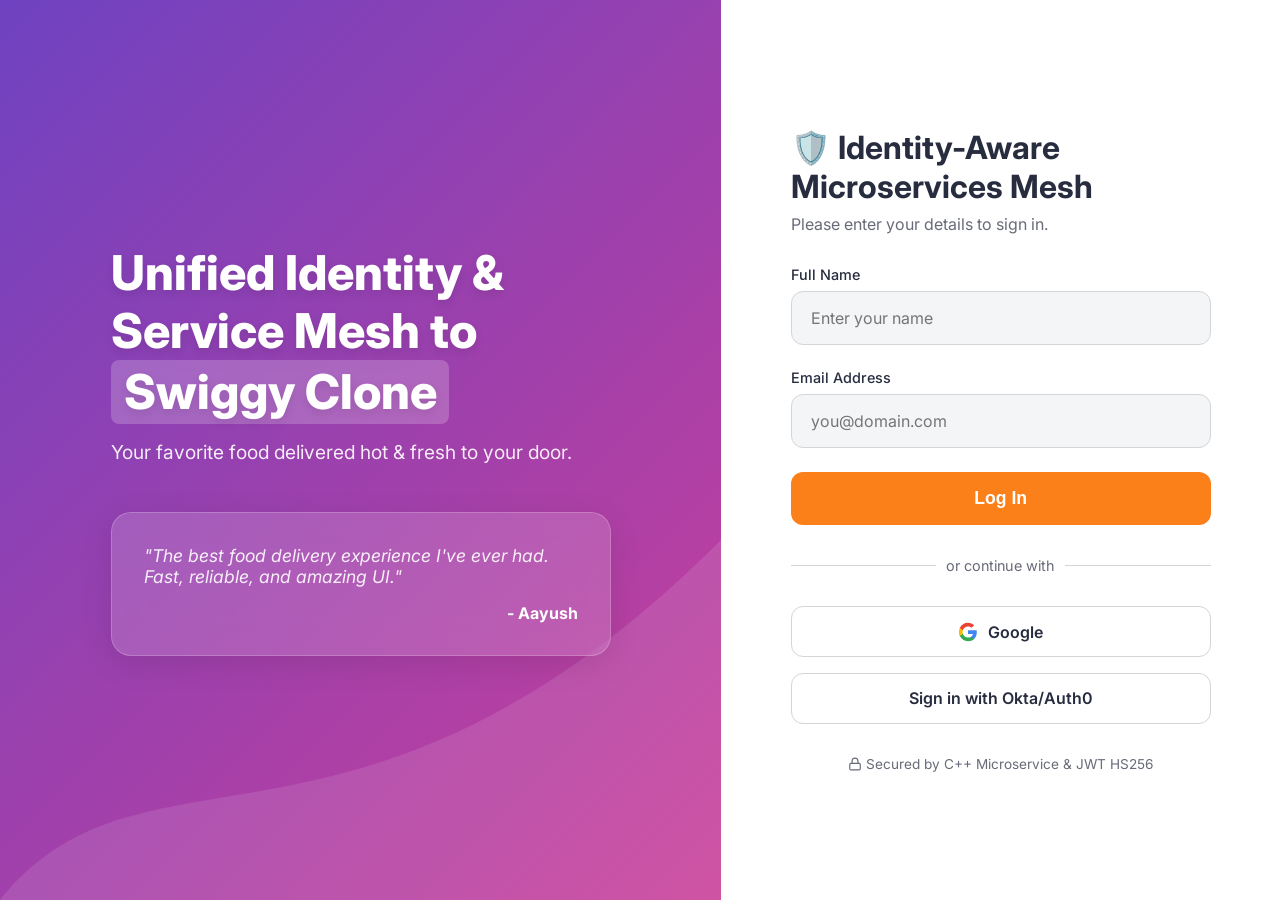
<file: index.html>
<!doctype html>
<html lang="en">
  <head>
    <link
      rel="icon"
      href="data:image/svg+xml,<svg xmlns=%22http://www.w3.org/2000/svg%22 viewBox=%220 0 100 100%22><text y=%22.9em%22 font-size=%2290%22>🔒</text></svg>"
    />
    <meta charset="UTF-8" />
    <meta name="viewport" content="width=device-width, initial-scale=1.0" />

    <title>Identity-Aware Backend</title>
    <meta
      name="description"
      content="Aayush's Scalable Food Delivery System built with C++ Microservices."
    />
    <meta property="og:type" content="website" />
    <meta property="og:url" content="http://65.2.37.48/" />
    <meta property="og:title" content="Swiggy Clone Architecture - By Aayush" />
    <meta
      property="og:description"
      content="Try out my scalable food delivery system! Fast, secure, and built on AWS."
    />
    <meta
      property="og:image"
      content="https://cdn.iconscout.com/icon/free/png-256/free-swiggy-1613371-1369418.png"
    />

    <link rel="preconnect" href="https://fonts.googleapis.com" />
    <link rel="preconnect" href="https://fonts.gstatic.com" crossorigin />
    <link
      href="https://fonts.googleapis.com/css2?family=Inter:wght@400;500;600;700;800&display=swap"
      rel="stylesheet"
    />
    <link rel="stylesheet" href="assets/css/login.css" />

    <script src="https://accounts.google.com/gsi/client" async defer></script>
  </head>
  <body>
    <style>
      #mobile-blocker { display: none; }

      @media (max-width: 768px) {
          body { overflow: hidden !important; background-color: #0f172a !important; }
          body > *:not(#mobile-blocker):not(style) { display: none !important; }

          #mobile-blocker {
              display: flex !important;
              position: fixed !important;
              top: 0 !important; left: 0 !important;
              width: 100vw !important; height: 100vh !important;
              background-color: #0f172a !important;
              color: #e2e8f0 !important;
              flex-direction: column !important;
              justify-content: center !important;
              align-items: center !important;
              z-index: 999999999 !important;
              padding: 30px !important; box-sizing: border-box !important;
              font-family: 'Inter', system-ui, sans-serif !important;
          }
          #mobile-blocker .lock-icon { font-size: 45px !important; margin-bottom: 15px !important; }
          #mobile-blocker h2 { color: #fc8019 !important; font-size: 22px !important; text-align: center !important; margin-bottom: 10px !important; font-weight: 800 !important; text-transform: uppercase !important; line-height: 1.2 !important; }
          #mobile-blocker h2 span { color: #ef4444 !important; font-size: 15px !important; display: block !important; margin-top: 5px !important; }
          #mobile-blocker .subtitle { font-size: 14px !important; text-align: center !important; color: #94a3b8 !important; margin-bottom: 25px !important; }
          #mobile-blocker .tech-stack { background: rgba(255, 255, 255, 0.05) !important; border: 1px solid rgba(255, 255, 255, 0.1) !important; border-radius: 8px !important; padding: 20px !important; width: 100% !important; max-width: 350px !important; margin-bottom: 25px !important; }
          #mobile-blocker .tech-stack p { color: #10b981 !important; font-size: 14px !important; margin-bottom: 12px !important; font-weight: bold !important; text-transform: uppercase !important; }
          #mobile-blocker .tech-stack ul { list-style: none !important; padding: 0 !important; margin: 0 !important; }
          #mobile-blocker .tech-stack ul li { font-size: 13px !important; margin-bottom: 10px !important; color: #cbd5e1 !important; font-family: 'Courier New', Courier, monospace !important; text-align: left !important; }
          #mobile-blocker .action-req { font-size: 13px !important; text-align: center !important; color: #fcd34d !important; line-height: 1.5 !important; background: rgba(252, 211, 77, 0.1) !important; padding: 15px !important; border-radius: 6px !important; border: 1px dashed #fcd34d !important; }
      }
    </style>

    <div id="mobile-blocker">
      <div class="lock-icon">🔒</div>
      <h2>SYSTEM DASHBOARD<br /><span>RESTRICTED ACCESS</span></h2>
      <p class="subtitle">
        This environment is optimized for Desktop monitors to view real-time
        backend telemetry.
      </p>

      <div class="tech-stack">
        <p><b>⚙️ Architecture Overview:</b></p>
        <ul>
          <li>> High-Throughput <b>C++ Microservices</b></li>
          <li>> Event-Driven Processing via <b>Kafka</b></li>
          <li>> Low-Latency Caching with <b>Redis Cloud</b></li>
          <li>> Scalable Infrastructure on <b>AWS (EC2 & RDS)</b></li>
          <li>> Secure Auth via <b>Google OAuth 2.0</b></li>
        </ul>
      </div>

      <p class="action-req">
        ⚠️ <b>Action Required:</b> Please open this URL on a Laptop or Desktop
        to access the System UI.
      </p>
    </div>

    <div class="split-layout">
      <div class="left-pane">
        <div class="animated-bg"></div>
        <div class="content">
          <h1>
            Unified Identity & Service Mesh to
            <span class="brand">Swiggy Clone</span>
          </h1>
          <p>Your favorite food delivered hot & fresh to your door.</p>
          <div class="glass-card">
            <p>
              "The best food delivery experience I've ever had. Fast, reliable,
              and amazing UI."
            </p>
            <div class="author">- Aayush</div>
          </div>
        </div>
      </div>

      <div class="right-pane">
        <div class="auth-container">
          <form id="auth-form" class="auth-form" onsubmit="handleAuth(event)">
            <h2 id="form-title">🛡️ Identity-Aware Microservices Mesh</h2>
            <p class="subtitle">Please enter your details to sign in.</p>

            <div class="form-group slide-input">
              <label for="user-full-name">Full Name</label>
              <input
                type="text"
                id="user-full-name"
                placeholder="Enter your name"
                required
                autocomplete="off"
              />
            </div>

            <div class="form-group slide-input">
              <label for="user-email-address">Email Address</label>
              <input
                type="email"
                id="user-email-address"
                placeholder="you@domain.com"
                required
                autocomplete="off"
              />
            </div>

            <button type="submit" class="primary-btn" id="submit-btn">
              <span class="btn-text" id="submit-text">Log In</span>
              <span class="spinner hidden"></span>
            </button>
          </form>

          <div class="divider">
            <span>or continue with</span>
          </div>

          <div class="social-login">
            <button
              class="social-btn google-btn"
              type="button"
              onclick="handleGoogleLogin()"
            >
              <svg
                viewBox="0 0 24 24"
                width="20"
                height="20"
                xmlns="http://www.w3.org/2000/svg"
              >
                <path
                  d="M22.56 12.25c0-.78-.07-1.53-.2-2.25H12v4.26h5.92c-.26 1.37-1.04 2.53-2.21 3.31v2.77h3.57c2.08-1.92 3.28-4.74 3.28-8.09z"
                  fill="#4285F4"
                />
                <path
                  d="M12 23c2.97 0 5.46-.98 7.28-2.66l-3.57-2.77c-.98.66-2.23 1.06-3.71 1.06-2.86 0-5.29-1.93-6.16-4.53H2.18v2.84C3.99 20.53 7.7 23 12 23z"
                  fill="#34A853"
                />
                <path
                  d="M5.84 14.09c-.22-.66-.35-1.36-.35-2.09s.13-1.43.35-2.09V7.07H2.18C1.43 8.55 1 10.22 1 12s.43 3.45 1.18 4.93l2.85-2.22.81-.62z"
                  fill="#FBBC05"
                />
                <path
                  d="M12 5.38c1.62 0 3.06.56 4.21 1.64l3.15-3.15C17.45 2.09 14.97 1 12 1 7.7 1 3.99 3.47 2.18 7.07l3.66 2.84c.87-2.6 3.3-4.53 6.16-4.53z"
                  fill="#EA4335"
                />
              </svg>
              Google
            </button>

            <button
              class="social-btn sso-btn"
              type="button"
              onclick="handleAuth0Login()"
            >
              Sign in with Okta/Auth0
            </button>
          </div>

          <div class="secure-footer">
            <svg
              viewBox="0 0 24 24"
              width="14"
              height="14"
              fill="none"
              stroke="currentColor"
              stroke-width="2"
              stroke-linecap="round"
              stroke-linejoin="round"
              style="margin-right: 4px;"
            >
              <rect x="3" y="11" width="18" height="11" rx="2" ry="2"></rect>
              <path d="M7 11V7a5 5 0 0 1 10 0v4"></path>
            </svg>
            Secured by C++ Microservice & JWT HS256
          </div>
        </div>
      </div>
    </div>

    <div id="toast-container" class="toast-container"></div>

    <script src="https://cdn.auth0.com/js/auth0-spa-js/2.0/auth0-spa-js.production.js"></script>
    <script src="assets/js/auth.js"></script>
    <script src="assets/js/login.js"></script>
  </body>
</html>
</file>
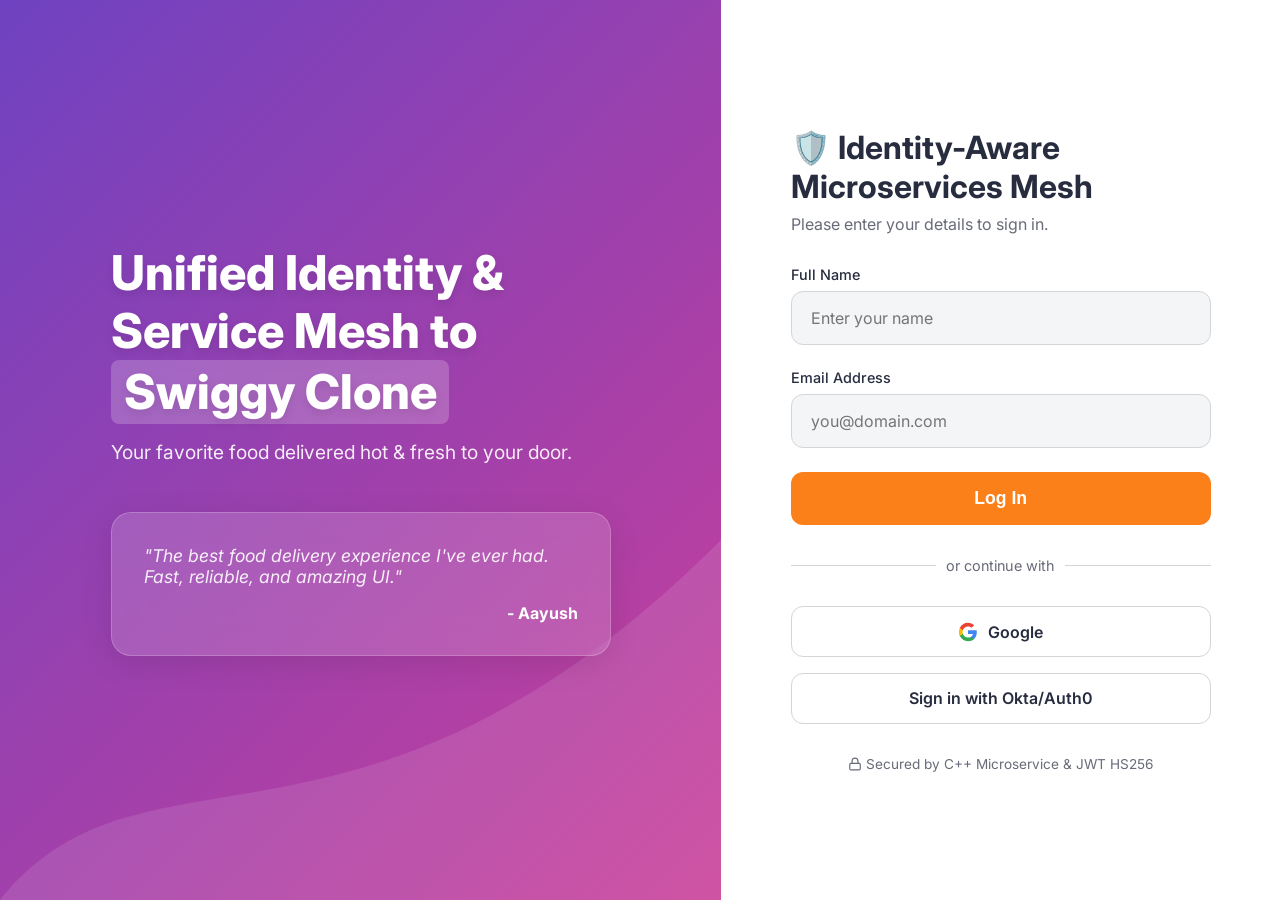
<file: dashboard.html>
<!doctype html>
<html lang="en">
  <head>
    <meta charset="UTF-8" />
    <meta name="viewport" content="width=device-width, initial-scale=1.0" />
    <title>
      Order food online from India's best food delivery service. Order from
      restaurants near you
    </title>

    <link rel="preconnect" href="https://fonts.googleapis.com" />
    <link rel="preconnect" href="https://fonts.gstatic.com" crossorigin />
    <link
      href="https://fonts.googleapis.com/css2?family=Proxima+Nova:wght@400;600;700;800&family=Inter:wght@400;500;600;700;800&display=swap"
      rel="stylesheet"
    />
    <link rel="stylesheet" href="assets/css/style.css" />
    <script src="https://cdn.auth0.com/js/auth0-spa-js/2.0/auth0-spa-js.production.js"></script>

    <style>
      #dev-monitor {
        width: 380px !important;
        background: rgba(10, 15, 25, 0.98) !important;
        border: 1px solid #334155 !important;
        padding: 20px !important;
      }
      #event-feed {
        height: 150px !important;
        overflow-y: auto !important;
        border-top: 1px solid #1e293b;
        margin-top: 10px;
        padding-top: 10px;
      }
      .feed-line {
        margin-bottom: 5px;
        border-left: 2px solid #fc8019;
        padding-left: 8px;
        font-size: 11px;
      }
    </style>
  </head>
  <body>
    <div id="mobile-blocker">
      <div class="lock-icon">🔒</div>
      <h2>SYSTEM DASHBOARD<br /><span>RESTRICTED ACCESS</span></h2>
      <p class="subtitle">
        This environment is optimized for Desktop monitors to view real-time
        backend telemetry.
      </p>

      <div class="tech-stack">
        <p><b>⚙️ Architecture Overview:</b></p>
        <ul>
          <li>> High-Throughput <b>C++ Microservices</b></li>
          <li>> Event-Driven Processing via <b>Kafka</b></li>
          <li>> Low-Latency Caching with <b>Redis Cloud</b></li>
          <li>> Scalable Infrastructure on <b>AWS (EC2 & RDS)</b></li>
          <li>> Secure Auth via <b>Google OAuth 2.0</b></li>
        </ul>
      </div>
      <p class="action-req">
        ⚠️ <b>Action Required:</b> Please open this URL on a Laptop or Desktop
        to access the Distributed System UI and Live Monitor.
      </p>
    </div>

    <header class="global-header">
      <div class="header-inner">
        <div class="header-left">
          <div class="logo-box">
            <img
              class="swiggy-logo"
              src="https://cdn.iconscout.com/icon/free/png-256/free-swiggy-1613371-1369418.png"
              alt="Swiggy"
            />
          </div>
          <div class="location-box">
            <span class="loc-type">Other</span>
            <span class="loc-arrow">
              <svg viewBox="0 0 24 24" fill="none" class="arrow-svg">
                <path
                  d="M16.59 8.59L12 13.17 7.41 8.59 6 10l6 6 6-6z"
                  fill="#fc8019"
                ></path>
              </svg>
            </span>
          </div>
        </div>

        <div class="header-right">
          <ul class="nav-list">
            <li class="nav-item">
              <svg
                width="20"
                height="20"
                viewBox="0 0 24 24"
                fill="none"
                class="nav-icon"
              >
                <path
                  d="M21 8H3V6h18v2zm0 4H3v-2h18v2zm0 4H3v-2h18v2z"
                  fill="#3d4152"
                ></path>
              </svg>
              Swiggy Corporate
            </li>
            <li class="nav-item search-item" id="open-search-btn">
              <svg viewBox="0 0 24 24" class="nav-icon">
                <path
                  d="M15.5 14h-.79l-.28-.27C15.41 12.59 16 11.11 16 9.5 16 5.91 13.09 3 9.5 3S3 5.91 3 9.5 5.91 16 9.5 16c1.61 0 3.09-.59 4.23-1.57l.27.28v.79l5 4.99L20.49 19l-4.99-5zm-6 0C7.01 14 5 11.99 5 9.5S7.01 5 9.5 5 14 7.01 14 9.5 11.99 14 9.5 14z"
                  fill="#3d4152"
                ></path>
              </svg>
              Search
            </li>
            <li
              class="nav-item offers-item"
              onclick="document.dispatchEvent(new CustomEvent('nav-home'))"
            >
              <svg viewBox="0 0 24 24" class="nav-icon">
                <path
                  d="M21.41 11.58l-9-9C12.05 2.22 11.55 2 11 2H4c-1.1 0-2 .9-2 2v7c0 .55.22 1.05.59 1.41l9 9c.36.36.86.58 1.41.58s1.05-.22 1.41-.59l7-7c.36-.36.59-.86.59-1.41s-.23-1.06-.59-1.41zM5.5 7C4.67 7 4 6.33 4 5.5S4.67 4 5.5 4 7 4.67 7 5.5 6.33 7 5.5 7zm11.77 8.27l-7.25-7.25c.19-.34.33-.71.39-1.12l7.57 7.57c.18.18.29.43.29.7 s-.12.52-.3.7c-.18.18-.43.29-.7.29s-.52-.11-.7-.29z"
                  fill="#3d4152"
                ></path>
              </svg>
              Offers <sup class="superscript">NEW</sup>
            </li>
            <li class="nav-item" id="open-signin-modal">
              <svg viewBox="0 0 24 24" class="nav-icon">
                <path
                  d="M12 12c2.21 0 4-1.79 4-4s-1.79-4-4-4-4 1.79-4 4 1.79 4 4 4zm0 2c-2.67 0-8 1.34-8 4v2h16v-2c0-2.66-5.33-4-8-4z"
                  fill="#3d4152"
                ></path>
              </svg>
              <span id="user-display-name">Sign In</span>
            </li>
            <li class="nav-item cart-item" id="open-cart-sidebar">
              <span class="cart-icon-wrapper">
                <span class="cart-count">0</span>
              </span>
              Cart
            </li>
          </ul>
        </div>
      </div>
    </header>

    <main class="page-container" id="home-view">
      <section class="mind-section">
        <div class="section-header">
          <h2 class="title-h2">What's on your mind?</h2>
          <div class="nav-arrows">
            <button class="arrow-btn">
              <svg viewBox="0 0 24 24" width="24" height="24">
                <path
                  d="M15.41 16.59L10.83 12l4.58-4.59L14 6l-6 6 6 6 1.41-1.41z"
                />
              </svg>
            </button>
            <button class="arrow-btn">
              <svg viewBox="0 0 24 24" width="24" height="24">
                <path
                  d="M8.59 16.59L13.17 12 8.59 7.41 10 6l6 6-6 6-1.41-1.41z"
                />
              </svg>
            </button>
          </div>
        </div>
        <div class="mind-carousel" id="dynamic-carousel"></div>
        <hr class="section-divider" />
      </section>

      <div class="section-header">
        <h2 class="title-h2">Top restaurant chains in Phagwara</h2>
        <div class="nav-arrows">
          <button class="arrow-btn">
            <svg viewBox="0 0 24 24" width="24" height="24">
              <path
                d="M15.41 16.59L10.83 12l4.58-4.59L14 6l-6 6 6 6 1.41-1.41z"
              />
            </svg>
          </button>
          <button class="arrow-btn">
            <svg viewBox="0 0 24 24" width="24" height="24">
              <path
                d="M8.59 16.59L13.17 12 8.59 7.41 10 6l6 6-6 6-1.41-1.41z"
              />
            </svg>
          </button>
        </div>
      </div>

      <div class="filters-container" id="filter-container">
        <div class="swiggy-pill" data-filter="all">All</div>
        <div class="swiggy-pill" data-filter="rating">Ratings 4.0+</div>
        <div class="swiggy-pill" data-filter="veg">Pure Veg</div>
        <div class="swiggy-pill" data-filter="fast">Fast Delivery</div>
      </div>

      <div class="swiggy-grid top-chains-grid" id="dynamic-grid"></div>
    </main>

    <main class="page-container hidden" id="restaurant-view">
      <button class="back-btn" id="back-to-home">← Back to Home</button>
      <div id="restaurant-info-header"></div>
      <hr class="section-divider" />
      <div class="menu-list" id="menu-container"></div>
    </main>

    <div class="modal-backdrop" id="modal-backdrop"></div>

    <aside class="search-overlay" id="search-overlay">
      <div class="search-header-box">
        <div class="search-input-group">
          <input
            type="text"
            id="live-search-input"
            placeholder="Search for restaurants and food"
          />
        </div>
        <button class="close-btn" id="close-search-btn">×</button>
      </div>
      <div class="search-results-grid" id="search-results-grid"></div>
    </aside>

    <aside class="auth-modal" id="cart-sidebar">
      <div class="modal-header">
        <button class="close-btn" id="close-cart-btn">×</button>
        <div class="modal-titles"><h2>Your Cart</h2></div>
      </div>
      <div class="cart-items-list" id="cart-items-container"></div>
      <div class="cart-footer hidden" id="cart-footer">
        <div class="cart-total-row">
          <span>To Pay</span><span id="cart-total-price">₹0</span>
        </div>
        <button class="submit-btn" id="checkout-btn">CHECKOUT</button>
      </div>
    </aside>

    <aside class="auth-modal" id="auth-modal">
      <div class="modal-header">
        <button class="close-btn" id="close-modal-btn">×</button>
        <div class="modal-titles">
          <h2>Account Gateway</h2>
          <p>Login or create an account</p>
        </div>
        <div class="modal-illustration">
          <img
            src="https://media-assets.swiggy.com/swiggy/image/upload/fl_lossy,f_auto,q_auto/Image-login_btpq7r"
            alt="Food icon"
          />
        </div>
      </div>
      <div
        class="security-badge"
        style="background: #f4f9f4; color: #11823b; padding: 8px; font-size: 11px; margin-bottom: 15px; border-radius: 4px;"
      >
        ✅ JWT Status: Secured via HS256
      </div>
      <form id="registration-form" onsubmit="handleAuth(event)">
        <div class="form-group slide-input" id="group-name">
          <input type="text" id="fullName" placeholder="Full Name" />
        </div>
        <div class="form-group slide-input">
          <input type="email" id="email" placeholder="Email Address" required />
        </div>
        <div class="form-group slide-input">
          <input
            type="password"
            id="password"
            placeholder="Password"
            required
            autocomplete="current-password"
          />
        </div>
        <button type="submit" id="submit-btn" class="submit-btn">
          PROCEED
        </button>
      </form>
    </aside>

    <div
      id="dev-monitor"
      style="position: fixed; bottom: 20px; right: 20px; width: 380px; background: rgba(10, 15, 25, 0.98); color: #00ff00; font-family: 'Courier New', monospace; padding: 20px; border-radius: 12px; border: 1px solid #334155; font-size: 11px; z-index: 10000; box-shadow: 0 20px 50px rgba(0,0,0,0.6); pointer-events: auto;"
    >
      <h4
        style="margin: 0 0 12px 0; color: #fc8019; border-bottom: 1px solid #334155; padding-bottom: 8px; display: flex; justify-content: space-between; font-size: 14px;"
      >
        <span>🚀 SYSTEM TELEMETRY</span>
        <span id="ngrok-status" style="font-size: 10px; color: #10b981;"
          >● LIVE</span
        >
      </h4>

      <div id="system-details" style="margin-bottom: 10px;">
        <div
          style="display: flex; justify-content: space-between; margin-bottom: 6px;"
        >
          <span style="color: #22d3ee;">USER:</span>
          <span id="mon-user" style="color: #fff; font-weight: bold;">---</span>
        </div>
        <div
          style="display: flex; justify-content: space-between; margin-bottom: 6px;"
        >
          <span style="color: #22d3ee;">INFRA:</span>
          <span style="color: #fff;">AWS EC2 + RDS (MySQL)</span>
        </div>
        <div style="display: flex; justify-content: space-between;">
          <span style="color: #22d3ee;">STACK:</span>
          <span style="color: #fff;">Kafka + Redis Cache</span>
        </div>
      </div>

      <div id="system-details" style="margin-bottom: 10px;">
          <div style="margin-top: 10px; background: rgba(34, 211, 238, 0.05); padding: 8px; border-radius: 4px; border: 1px dashed #22d3ee;">
              <div style="display: flex; justify-content: space-between; margin-bottom: 4px; font-size: 10px;">
                  <span style="color: #22d3ee;">🔐 ACTIVE JWT (HS256):</span>
              </div>
              <div id="mon-jwt" style="color: #94a3b8; font-size: 9px; word-break: break-all; font-family: monospace; line-height: 1.2;">
                  Scanning session...
              </div>
          </div>
      </div>


      <hr style="border: 0; border-top: 1px solid #1e293b; margin: 10px 0;" />
      <div
        id="event-feed"
        style="height: 150px; overflow-y: auto; font-size: 10.5px; color: #aaa; scrollbar-width: none;"
      >
        <div
          style="margin-bottom: 5px; border-left: 2px solid #fc8019; padding-left: 8px;"
        >
          > Cluster Initialized...
        </div>
      </div>
    </div>

    <div id="toast-container" class="toast-container"></div>

    <!-- Correct Order of Scripts -->
    <script src="assets/js/data.js"></script>
    <script src="assets/js/auth.js"></script>
    <script src="assets/js/script.js"></script>

    <script>
      document.addEventListener("DOMContentLoaded", () => {
        // --- 1. THE DATA FETCHING LOGIC ---
        const updateDashboardTelemetry = () => {
            // Memory se data nikalna
            const userName = localStorage.getItem("foodapp_user") || "Guest Explorer";
            const token = localStorage.getItem("authToken") || "AWAITING_JWT_SESSION...";
        
            const monUser = document.getElementById("mon-user");
            const monJwt = document.getElementById("mon-jwt");
            const heroName = document.getElementById("hero-user-name"); // Bonus: Welcome message update
        
            // UI updates
            if(monUser) monUser.innerText = userName;
            if(heroName) heroName.innerText = userName;

            // Token display logic (truncated for sleek terminal look)
            if(monJwt) {
                monJwt.innerText = token.length > 60 ? token.substring(0, 60) + "..." : token;
                // Agar token mil gaya toh color change kar do
                if(token !== "AWAITING_JWT_SESSION...") {
                    monJwt.style.color = "#10b981"; // Active Green
                }
            }
        };
      
        // Run immediately
        updateDashboardTelemetry();
        // Re-check after 500ms (Redirect race condition safety)
        setTimeout(updateDashboardTelemetry, 500);
      
        // --- 2. KAFKA EVENT STREAMING LOGIC ---
        const eventFeed = document.getElementById("event-feed");
      
        function addLine(msg, color = "#10b981") {
            if(!eventFeed) return;
            const time = new Date().toLocaleTimeString().split(" ")[0];
            const div = document.createElement("div");
            div.style.marginBottom = "5px";
            div.style.borderLeft = "2px solid #fc8019";
            div.style.paddingLeft = "8px";
            div.innerHTML = `<span style="color: #666;">[${time}]</span> > ${msg}`;
            eventFeed.prepend(div);

            // Clean old logs
            if(eventFeed.children.length > 10) eventFeed.lastChild.remove();
        }
      
        // Initial Telemetry Logs
        addLine(`System: Distributed Node Active`, "#fff");
        addLine(`JWT: HS256 Signature Algorithm Verified`, "#22d3ee");
      
        // Dynamic Kafka/Redis Logs Array
        const logs = [
            `Kafka: Produced 'login_event' for ${localStorage.getItem("foodapp_user") || 'User'}`,
            "Redis: Key 'session_ttl' refreshed (TTL: 3600s)",
            "JWT: HS256 Signature Validated by C++ Core",
            "RDS: Query latency 0.3ms (MySQL Instance)",
            "Kafka: Partition 0 Offset committed",
            "Microservice: Health Check OK (Up 24/7)",
            "Redis: Cache Hit [top_restaurants_phagwara]"
        ];
        // Live Streaming loop (Every 4 seconds)
        setInterval(() => {
            const action = logs[Math.floor(Math.random() * logs.length)];
            addLine(action);
        }, 4000);
      });
    </script>

  </body>
</html>
</file>
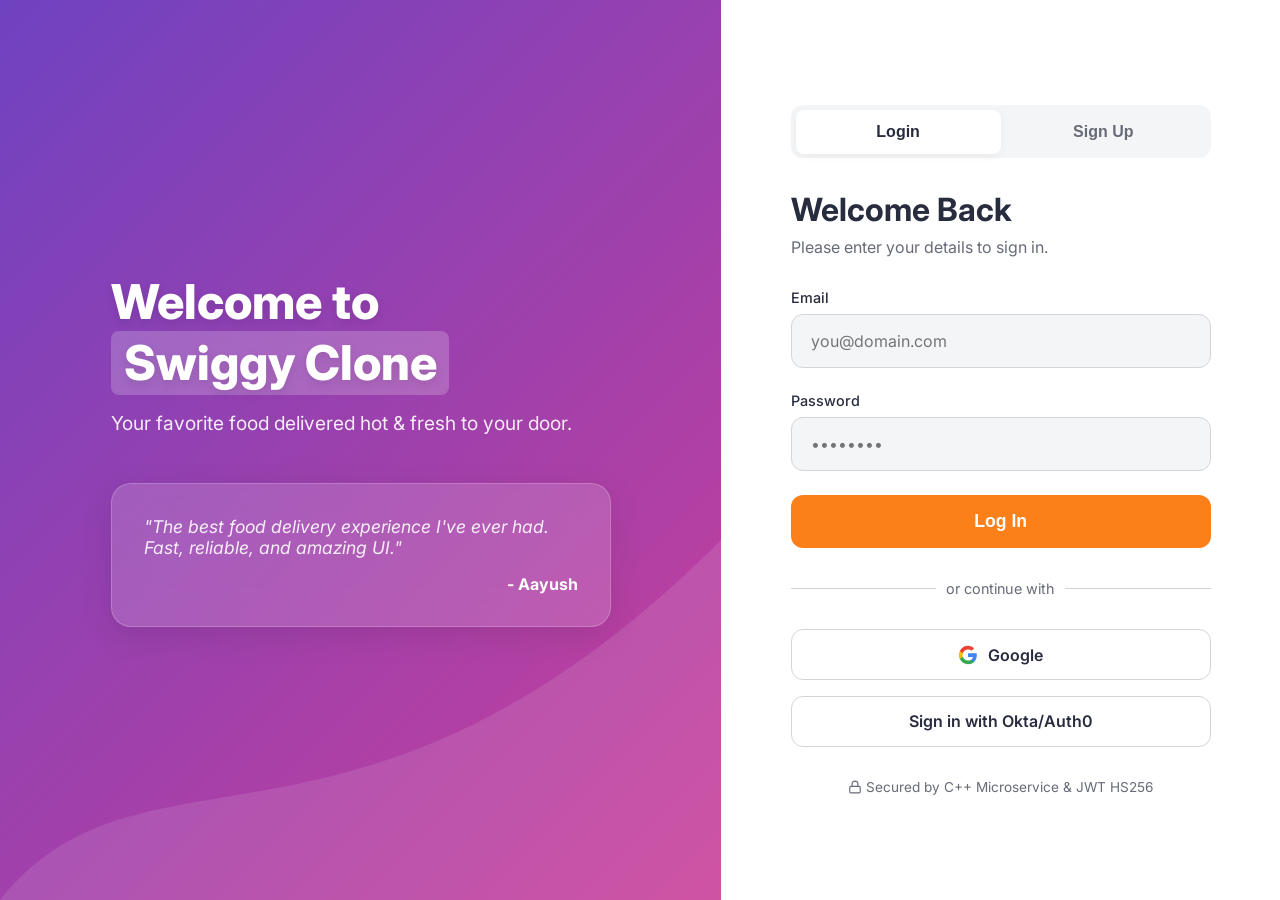
<file: foodapp-frontend/login.html>
<!doctype html>
<html lang="en">
  <head>
    <meta charset="UTF-8" />
    <meta name="viewport" content="width=device-width, initial-scale=1.0" />
    <title>Welcome - Login & Sign Up</title>
    <link rel="preconnect" href="https://fonts.googleapis.com" />
    <link rel="preconnect" href="https://fonts.gstatic.com" crossorigin />
    <link
      href="https://fonts.googleapis.com/css2?family=Inter:wght@400;500;600;700;800&display=swap"
      rel="stylesheet"
    />
    <link rel="stylesheet" href="assets/css/login.css" />
  </head>
  <body>
    <div class="split-layout">
      <div class="left-pane">
        <div class="animated-bg"></div>
        <div class="content">
          <h1>Welcome to <span class="brand">Swiggy Clone</span></h1>
          <p>Your favorite food delivered hot & fresh to your door.</p>
          <div class="glass-card">
            <p>
              "The best food delivery experience I've ever had. Fast, reliable,
              and amazing UI."
            </p>
            <div class="author">- Aayush</div>
          </div>
        </div>
      </div>

      <div class="right-pane">
        <div class="auth-container">
          <div class="toggle-btns">
            <button class="toggle-btn active" id="btn-login">Login</button>
            <button class="toggle-btn" id="btn-signup">Sign Up</button>
          </div>

          <form id="auth-form" class="auth-form" onsubmit="handleAuth(event)">
            <h2 id="form-title">Welcome Back</h2>
            <p class="subtitle" id="form-subtitle">
              Please enter your details to sign in.
            </p>

            <div class="form-group slide-input hidden" id="group-name">
              <label for="fullName">Full Name</label>
              <input type="text" id="fullName" placeholder="Your Name" />
            </div>

            <div class="form-group slide-input">
              <label for="email">Email</label>
              <input
                type="email"
                id="email"
                required
                placeholder="you@domain.com"
              />
            </div>

            <div class="form-group slide-input">
              <label for="password">Password</label>
              <input
                type="password"
                id="password"
                required
                placeholder="••••••••"
              />
            </div>

            <button type="submit" class="primary-btn" id="submit-btn">
              <span class="btn-text" id="submit-text">Log In</span>
              <span class="spinner hidden"></span>
            </button>
          </form>

          <div class="divider">
            <span>or continue with</span>
          </div>

          <div class="social-login">
            <button
              onclick="loginSSO()"
              class="social-btn google-btn"
              type="button"
            >
              <svg
                viewBox="0 0 24 24"
                width="20"
                height="20"
                xmlns="http://www.w3.org/2000/svg"
              >
                <path
                  d="M22.56 12.25c0-.78-.07-1.53-.2-2.25H12v4.26h5.92c-.26 1.37-1.04 2.53-2.21 3.31v2.77h3.57c2.08-1.92 3.28-4.74 3.28-8.09z"
                  fill="#4285F4"
                />
                <path
                  d="M12 23c2.97 0 5.46-.98 7.28-2.66l-3.57-2.77c-.98.66-2.23 1.06-3.71 1.06-2.86 0-5.29-1.93-6.16-4.53H2.18v2.84C3.99 20.53 7.7 23 12 23z"
                  fill="#34A853"
                />
                <path
                  d="M5.84 14.09c-.22-.66-.35-1.36-.35-2.09s.13-1.43.35-2.09V7.07H2.18C1.43 8.55 1 10.22 1 12s.43 3.45 1.18 4.93l2.85-2.22.81-.62z"
                  fill="#FBBC05"
                />
                <path
                  d="M12 5.38c1.62 0 3.06.56 4.21 1.64l3.15-3.15C17.45 2.09 14.97 1 12 1 7.7 1 3.99 3.47 2.18 7.07l3.66 2.84c.87-2.6 3.3-4.53 6.16-4.53z"
                  fill="#EA4335"
                />
              </svg>
              Google
            </button>

            <button
              onclick="loginSSO()"
              class="social-btn sso-btn"
              type="button"
              style="display: flex; gap: 8px; justify-content: center; align-items: center;"
            >
              Sign in with Okta/Auth0
            </button>
          </div>

          <div class="secure-footer">
            <svg
              viewBox="0 0 24 24"
              width="14"
              height="14"
              fill="none"
              stroke="currentColor"
              stroke-width="2"
              stroke-linecap="round"
              stroke-linejoin="round"
              style="margin-right: 4px;"
            >
              <rect x="3" y="11" width="18" height="11" rx="2" ry="2"></rect>
              <path d="M7 11V7a5 5 0 0 1 10 0v4"></path>
            </svg>
            Secured by C++ Microservice & JWT HS256
          </div>
        </div>
      </div>
    </div>

    <div id="toast-container" class="toast-container"></div>

    <script src="https://cdn.auth0.com/js/auth0-spa-js/2.0/auth0-spa-js.production.js"></script>
    <script src="assets/js/auth.js"></script>
    <script src="assets/js/login.js"></script>
  </body>
</html>
</file>
<file: assets/css/login.css>
:root {
  --primary-color: #fc8019;
  --primary-hover: #e06c00;
  --text-dark: #282c3f;
  --text-light: #686b78;
  --bg-color: #ffffff;
  --bg-light: #f4f5f7;
  --border-color: #d4d5d9;
  --success: #11823b;
  --error: #e53935;
}

* {
  margin: 0;
  padding: 0;
  box-sizing: border-box;
}

body {
  font-family: "Inter", sans-serif;
  background-color: var(--bg-color);
  color: var(--text-dark);
  overflow: hidden; /* Prevent scroll on login */
}

/* Split Layout */
.split-layout {
  display: flex;
  height: 100vh;
  width: 100vw;
}

/* Left Pane with Animated Background */
.left-pane {
  flex: 1.2;
  position: relative;
  background: linear-gradient(-45deg, #fc8019, #ff9e43, #e83e8c, #6f42c1);
  background-size: 400% 400%;
  animation: gradientBG 15s ease infinite;
  display: flex;
  align-items: center;
  justify-content: center;
  padding: 4rem;
  color: white;
  overflow: hidden;
}

@keyframes gradientBG {
  0% {
    background-position: 0% 50%;
  }
  50% {
    background-position: 100% 50%;
  }
  100% {
    background-position: 0% 50%;
  }
}

.left-pane .animated-bg {
  position: absolute;
  top: 0;
  left: 0;
  width: 100%;
  height: 100%;
  background: url('data:image/svg+xml;utf8,<svg xmlns="http://www.w3.org/2000/svg" viewBox="0 0 100 100" preserveAspectRatio="none"><path fill="rgba(255,255,255,0.1)" d="M0,100 C20,80 50,100 100,60 L100,100 Z"/></svg>')
    bottom/cover no-repeat;
  pointer-events: none;
}

.left-pane .content {
  position: relative;
  z-index: 2;
  max-width: 500px;
}

.left-pane h1 {
  font-size: 3rem;
  font-weight: 800;
  margin-bottom: 1rem;
  line-height: 1.2;
  text-shadow: 0 4px 10px rgba(0, 0, 0, 0.1);
}

.brand {
  color: #fff;
  background: rgba(255, 255, 255, 0.2);
  padding: 0.2rem 0.8rem;
  border-radius: 8px;
  display: inline-block;
  backdrop-filter: blur(10px);
}

.left-pane p {
  font-size: 1.2rem;
  opacity: 0.9;
  margin-bottom: 3rem;
}

/* Glass Card Quote */
.glass-card {
  background: rgba(255, 255, 255, 0.15);
  backdrop-filter: blur(16px);
  -webkit-backdrop-filter: blur(16px);
  border: 1px solid rgba(255, 255, 255, 0.2);
  border-radius: 20px;
  padding: 2rem;
  box-shadow: 0 8px 32px rgba(0, 0, 0, 0.1);
  transform: translateY(0);
  transition: transform 0.3s ease;
}

.glass-card:hover {
  transform: translateY(-5px);
}

.glass-card p {
  font-size: 1.1rem;
  font-style: italic;
  margin-bottom: 1rem;
}

.glass-card .author {
  font-weight: 700;
  font-size: 1rem;
  text-align: right;
  opacity: 1;
}

/* Right Pane - Auth Form */
.right-pane {
  flex: 1;
  display: flex;
  flex-direction: column;
  align-items: center;
  justify-content: center;
  padding: 2rem;
  background: #ffffff;
  position: relative;
}

.auth-container {
  width: 100%;
  max-width: 420px;
  animation: slideUp 0.6s ease-out backwards;
}

@keyframes slideUp {
  from {
    opacity: 0;
    transform: translateY(30px);
  }
  to {
    opacity: 1;
    transform: translateY(0);
  }
}

/* Toggle Buttons */
.toggle-btns {
  display: flex;
  margin-bottom: 2rem;
  background: var(--bg-light);
  border-radius: 12px;
  padding: 0.3rem;
  position: relative;
}

.toggle-btn {
  flex: 1;
  padding: 0.8rem;
  border: none;
  background: transparent;
  font-size: 1rem;
  font-weight: 600;
  color: var(--text-light);
  cursor: pointer;
  border-radius: 8px;
  transition: all 0.3s ease;
  z-index: 2;
}

.toggle-btn.active {
  color: var(--text-dark);
  background: #fff;
  box-shadow: 0 2px 10px rgba(0, 0, 0, 0.05);
}

/* Form Styles */
.auth-form h2 {
  font-size: 2rem;
  font-weight: 700;
  margin-bottom: 0.5rem;
}

.auth-form .subtitle {
  color: var(--text-light);
  margin-bottom: 2rem;
}

.form-group {
  margin-bottom: 1.5rem;
  position: relative;
}

.form-group.hidden {
  display: none;
}

.form-group label {
  display: block;
  font-size: 0.9rem;
  font-weight: 500;
  margin-bottom: 0.5rem;
  color: var(--text-dark);
}

.form-group input {
  width: 100%;
  padding: 1rem 1.2rem;
  border: 1px solid var(--border-color);
  border-radius: 12px;
  font-size: 1rem;
  transition: all 0.3s ease;
  background: var(--bg-light);
  font-family: inherit;
}

.form-group input:focus {
  outline: none;
  border-color: var(--primary-color);
  background: #fff;
  box-shadow: 0 0 0 4px rgba(252, 128, 25, 0.1);
}

/* Primary Button */
.primary-btn {
  width: 100%;
  padding: 1rem;
  background: var(--primary-color);
  color: #fff;
  border: none;
  border-radius: 12px;
  font-size: 1.1rem;
  font-weight: 700;
  cursor: pointer;
  transition: all 0.3s ease;
  display: flex;
  align-items: center;
  justify-content: center;
  position: relative;
  overflow: hidden;
}

.primary-btn:hover {
  background: var(--primary-hover);
  transform: translateY(-2px);
  box-shadow: 0 4px 15px rgba(252, 128, 25, 0.3);
}

.primary-btn:active {
  transform: translateY(0);
}

/* Divider */
.divider {
  display: flex;
  align-items: center;
  text-align: center;
  margin: 2rem 0;
  color: var(--text-light);
  font-size: 0.9rem;
}

.divider::before,
.divider::after {
  content: "";
  flex: 1;
  border-bottom: 1px solid var(--border-color);
}

.divider span {
  padding: 0 10px;
}

/* Social Login */
.social-login {
  display: flex;
  flex-direction: column;
  gap: 1rem;
}

.social-btn {
  width: 100%;
  padding: 0.9rem;
  background: #fff;
  border: 1px solid var(--border-color);
  border-radius: 12px;
  font-size: 1rem;
  font-weight: 600;
  color: var(--text-dark);
  cursor: pointer;
  display: flex;
  align-items: center;
  justify-content: center;
  gap: 10px;
  transition: all 0.2s ease;
  font-family: inherit;
}

.social-btn:hover {
  background: var(--bg-light);
  border-color: #b0b1b6;
}

.secure-footer {
  margin-top: 2rem;
  text-align: center;
  font-size: 0.85rem;
  color: var(--text-light);
  display: flex;
  align-items: center;
  justify-content: center;
}

/* Toast System */
.toast-container {
  position: fixed;
  bottom: 24px;
  left: 50%;
  transform: translateX(-50%);
  display: flex;
  flex-direction: column;
  gap: 10px;
  z-index: 1000;
}

.toast {
  padding: 12px 24px;
  border-radius: 8px;
  color: #fff;
  font-weight: 500;
  font-size: 14px;
  box-shadow: 0 4px 12px rgba(0, 0, 0, 0.15);
  animation: slideUpToast 0.3s ease forwards;
}

.toast.success {
  background: var(--success);
}
.toast.error {
  background: var(--error);
}

@keyframes slideUpToast {
  from {
    opacity: 0;
    transform: translateY(20px);
  }
  to {
    opacity: 1;
    transform: translateY(0);
  }
}

.toast.fadeOut {
  animation: fadeOutToast 0.3s ease forwards;
}

@keyframes fadeOutToast {
  from {
    opacity: 1;
    transform: translateY(0);
  }
  to {
    opacity: 0;
    transform: translateY(20px);
  }
}

/* Spinner */
.spinner {
  width: 20px;
  height: 20px;
  border: 3px solid rgba(255, 255, 255, 0.3);
  border-radius: 50%;
  border-top-color: #fff;
  animation: spin 1s ease-in-out infinite;
  margin-left: 10px;
}

@keyframes spin {
  to {
    transform: rotate(360deg);
  }
}

.spinner.hidden {
  display: none;
}

/* Google Account Selection Modal */
.modal-backdrop {
  position: fixed;
  top: 0;
  left: 0;
  right: 0;
  bottom: 0;
  background: rgba(0, 0, 0, 0.5);
  opacity: 0;
  pointer-events: none;
  transition: opacity 0.3s ease;
  z-index: 1000;
}
.modal-backdrop.active {
  opacity: 1;
  pointer-events: all;
}
.google-modal {
  position: fixed;
  top: 50%;
  left: 50%;
  transform: translate(-50%, -40%);
  background: #fff;
  border-radius: 12px;
  width: 100%;
  max-width: 400px;
  z-index: 1001;
  opacity: 0;
  pointer-events: none;
  transition: all 0.3s ease;
  box-shadow: 0 10px 30px rgba(0, 0, 0, 0.2);
  padding: 24px 0;
}
.google-modal.active {
  opacity: 1;
  transform: translate(-50%, -50%);
  pointer-events: all;
}
.google-modal-header {
  text-align: center;
  padding: 0 24px 16px;
  border-bottom: 1px solid var(--border-color);
}
.google-modal-header h2 {
  font-size: 1.5rem;
  font-weight: 500;
  color: #202124;
  margin-bottom: 8px;
}
.google-modal-header p {
  color: #5f6368;
  font-size: 1rem;
}
.google-accounts-list {
  padding-top: 8px;
}
.google-account-item {
  display: flex;
  align-items: center;
  padding: 12px 24px;
  cursor: pointer;
  transition: background 0.2s ease;
}
.google-account-item:hover {
  background: #f8f9fa;
}
.google-account-item.border-top {
  border-top: 1px solid var(--border-color);
  margin-top: 8px;
  padding-top: 16px;
}
.account-avatar {
  width: 36px;
  height: 36px;
  border-radius: 50%;
  background: #1a73e8;
  color: #fff;
  display: flex;
  align-items: center;
  justify-content: center;
  font-weight: 500;
  font-size: 1.2rem;
  margin-right: 16px;
}
.account-avatar.jane {
  background: #e91e63;
}
.account-icon {
  width: 36px;
  height: 36px;
  display: flex;
  align-items: center;
  justify-content: center;
  color: #5f6368;
  margin-right: 16px;
}
.account-info {
  flex: 1;
}
.account-name {
  color: #3c4043;
  font-weight: 500;
  font-size: 0.95rem;
  margin-bottom: 2px;
}
.account-email {
  color: #5f6368;
  font-size: 0.85rem;
}

/* Responsive */
@media (max-width: 900px) {
  .split-layout {
    flex-direction: column;
  }
  .left-pane {
    flex: 0.4;
    padding: 2rem;
  }
  .left-pane h1 {
    font-size: 2rem;
  }
  .left-pane p {
    margin-bottom: 2rem;
  }
  .glass-card {
    display: none;
  } /* Hide on small screens for space */

  .right-pane {
    flex: 1;
    border-radius: 30px 30px 0 0;
    margin-top: -30px; /* Overlap */
    z-index: 10;
  }
}

/* --- Mobile Responsive Fix --- */
@media (max-width: 768px) {
  .split-layout {
    flex-direction: column; /* Desktop par side-by-side tha, mobile par upar-niche */
    height: auto;
  }

  .left-pane {
    display: none; /* Mobile par badi image/branding ki zaroorat nahi, space bachao */
  }

  .right-pane {
    padding: 2rem 1rem;
    width: 100%;
  }

  .login-container {
    max-width: 100%;
    box-shadow: none; /* Clean look on mobile */
  }

  h1 {
    font-size: 1.8rem;
  }
}

/* --- MOBILE BLOCKER CSS (BULLETPROOF FLEX) --- */
#mobile-blocker {
  display: none;
}

@media (max-width: 768px) {
  /* 1. Body ko scroll karne se roko */
  body {
    overflow: hidden !important;
  }

  /* 2. Swiggy wale design ko zinda gaad do (Hide completely) */
  .split-layout,
  .page-container,
  .global-header {
    display: none !important;
  }

  /* 3. Blocker ko poori screen par force karo */
  #mobile-blocker {
    display: flex !important;
    position: fixed !important;
    top: 0 !important;
    left: 0 !important;
    width: 100vw !important;
    height: 100vh !important;
    background-color: #0f172a !important;
    color: #e2e8f0 !important;
    flex-direction: column !important;
    justify-content: center !important;
    align-items: center !important;
    z-index: 999999999 !important; /* Sabse upar */
    padding: 30px !important;
    box-sizing: border-box !important;
    font-family: "Inter", system-ui, sans-serif !important;
  }

  #mobile-blocker .lock-icon {
    font-size: 40px !important;
    margin-bottom: 10px !important;
  }
  #mobile-blocker h2 {
    color: #fc8019 !important;
    font-size: 22px !important;
    text-align: center !important;
    margin-bottom: 15px !important;
    font-weight: 800 !important;
    text-transform: uppercase !important;
  }
  #mobile-blocker h2 span {
    color: #ef4444 !important;
    font-size: 15px !important;
    display: block !important;
    margin-top: 5px !important;
  }
  #mobile-blocker .subtitle {
    font-size: 14px !important;
    text-align: center !important;
    color: #94a3b8 !important;
    margin-bottom: 25px !important;
  }

  #mobile-blocker .tech-stack {
    background: rgba(255, 255, 255, 0.05) !important;
    border: 1px solid rgba(255, 255, 255, 0.1) !important;
    border-radius: 8px !important;
    padding: 20px !important;
    width: 100% !important;
    max-width: 350px !important;
    margin-bottom: 25px !important;
  }

  #mobile-blocker .tech-stack p {
    color: #10b981 !important;
    font-size: 14px !important;
    margin-bottom: 12px !important;
    font-weight: bold !important;
    text-transform: uppercase !important;
  }
  #mobile-blocker .tech-stack ul {
    list-style: none !important;
    padding: 0 !important;
    margin: 0 !important;
  }
  #mobile-blocker .tech-stack ul li {
    font-size: 13px !important;
    margin-bottom: 10px !important;
    color: #cbd5e1 !important;
    font-family: "Courier New", Courier, monospace !important;
    text-align: left !important;
  }

  #mobile-blocker .action-req {
    font-size: 13px !important;
    text-align: center !important;
    color: #fcd34d !important;
    line-height: 1.5 !important;
    background: rgba(252, 211, 77, 0.1) !important;
    padding: 15px !important;
    border-radius: 6px !important;
    border: 1px dashed #fcd34d !important;
  }
}
</file>
<file: assets/css/style.css>
/* --- START OF AAYUSH'S ORIGINAL 900+ LINE CODE --- */

/* Exact Swiggy Clone Styles */
:root {
  --swiggy-orange: #fc8019;
  --text-primary: rgba(2, 6, 12, 0.92); /* #02060CEB */
  --text-secondary: rgba(2, 6, 12, 0.6); /* #02060C99 */
  --bg-white: #ffffff;
  --bg-hover: #f0f0f5;
  --border-light: rgba(2, 6, 12, 0.15);
  --success-green: #11823b;
  --font-stack: "Proxima Nova", "Inter", system-ui, -apple-system, sans-serif;
}

* {
  box-sizing: border-box;
  margin: 0;
  padding: 0;
}

body {
  font-family: var(--font-stack);
  background-color: var(--bg-white);
  color: var(--text-primary);
  line-height: 1.2;
  -webkit-font-smoothing: antialiased;
  overflow-x: hidden;
}

/* --- GLOBAL HEADER --- */
.global-header {
  height: 80px;
  background-color: var(--bg-white);
  box-shadow: 0 15px 40px -20px rgba(40, 44, 63, 0.15);
  position: sticky;
  top: 0;
  z-index: 1000;
  width: 100%;
}

.header-inner {
  max-width: 1200px;
  margin: 0 auto;
  height: 100%;
  display: flex;
  justify-content: space-between;
  align-items: center;
  padding: 0 20px;
}

.header-left {
  display: flex;
  align-items: center;
  gap: 32px;
}

.logo-box {
  cursor: pointer;
  transition: transform 0.3s cubic-bezier(0.2, 1, 0.2, 1);
}

.logo-box:hover {
  transform: scale(1.1);
}

.swiggy-logo {
  height: 48px;
  width: auto;
  display: block;
}

.location-box {
  display: flex;
  align-items: center;
  cursor: pointer;
  font-size: 14px;
}

.loc-type {
  font-weight: 700;
  color: var(--text-primary);
  border-bottom: 2px solid var(--text-primary);
  padding-bottom: 2px;
}

.loc-type:hover {
  color: var(--swiggy-orange);
  border-color: var(--swiggy-orange);
}

.loc-arrow {
  margin-left: 8px;
  display: flex;
  align-items: center;
}

.arrow-svg {
  width: 18px;
  height: 18px;
}

.header-right {
  height: 100%;
}

.nav-list {
  display: flex;
  align-items: center;
  height: 100%;
  list-style: none;
  gap: clamp(16px, 3vw, 40px);
}

.nav-item {
  display: flex;
  align-items: center;
  font-size: 16px;
  font-weight: 600;
  color: #3d4152;
  cursor: pointer;
  height: 100%;
  position: relative;
  transition: color 0.15s;
}

.nav-icon {
  width: 20px;
  height: 20px;
  margin-right: 10px;
}

.nav-item:hover {
  color: var(--swiggy-orange);
}

.nav-item:hover .nav-icon path {
  fill: var(--swiggy-orange);
}

.offers-item {
  position: relative;
}

.superscript {
  color: #ffa700;
  font-size: 10px;
  font-weight: 700;
  position: absolute;
  top: 24px;
  right: -24px;
}

.cart-icon-wrapper {
  margin-right: 10px;
  position: relative;
}

.cart-count {
  font-size: 14px;
  font-weight: 600;
}

/* --- MAIN PAGE CONTAINER --- */
.page-container {
  max-width: 1200px;
  margin: 0 auto;
  padding: 32px 20px 60px 20px;
}

/* --- SECTION HEADERS & ARROWS --- */
.section-header {
  display: flex;
  justify-content: space-between;
  align-items: center;
  margin-bottom: 16px;
}

.title-h2 {
  font-size: 24px;
  font-weight: 800;
  color: var(--text-primary);
  letter-spacing: -0.4px;
}

.nav-arrows {
  display: flex;
  gap: 12px;
}

.arrow-btn {
  width: 32px;
  height: 32px;
  border-radius: 50%;
  border: none;
  background-color: #e2e2e7;
  display: flex;
  justify-content: center;
  align-items: center;
  cursor: pointer;
  color: #02060ceb;
  transition: opacity 0.2s;
}

.arrow-btn:hover {
  opacity: 0.8;
}

.arrow-btn svg {
  fill: currentColor;
}

/* --- WHAT'S ON YOUR MIND CAROUSEL --- */
.mind-section {
  margin-bottom: 32px;
}

.mind-carousel {
  display: flex;
  gap: 24px;
  overflow-x: auto;
  padding: 10px 0;
  -ms-overflow-style: none;
  scrollbar-width: none;
  scroll-behavior: smooth;
}

.mind-carousel::-webkit-scrollbar {
  display: none;
}

.mind-item {
  flex: 0 0 auto;
  width: 144px;
  cursor: pointer;
  text-align: center;
}

.mind-item img {
  width: 100%;
  height: auto;
  border-radius: 50%;
  transition: transform 0.2s ease;
}

.mind-item:hover img {
  transform: scale(1.05);
}

.section-divider {
  border: 0;
  height: 1px;
  background-color: var(--border-light);
  margin-top: 40px;
  margin-bottom: 40px;
}

/* --- FILTERS --- */
.filters-container {
  display: flex;
  gap: 12px;
  overflow-x: auto;
  padding: 8px 0 24px 0;
  -ms-overflow-style: none;
  scrollbar-width: none;
}

.filters-container::-webkit-scrollbar {
  display: none;
}

.swiggy-pill {
  white-space: nowrap;
  padding: 8px 16px;
  border: 1px solid var(--border-light);
  border-radius: 18px;
  font-size: 14px;
  font-weight: 600;
  color: var(--text-primary);
  background-color: var(--bg-white);
  cursor: pointer;
  display: flex;
  align-items: center;
  gap: 6px;
  transition:
    background-color 0.2s,
    box-shadow 0.2s;
  box-shadow: 0 2px 6px rgba(0, 0, 0, 0.04);
}

.swiggy-pill:hover {
  background-color: var(--bg-hover);
}

/* --- SWIGGY GRID & CARDS --- */
.swiggy-grid {
  display: grid;
  grid-template-columns: repeat(4, 1fr);
  gap: 32px;
  row-gap: 48px;
}

.swiggy-card {
  text-decoration: none;
  color: inherit;
  display: block;
  transition: transform 0.1s;
}

.swiggy-card:hover {
  transform: scale(0.95);
}

.card-img-wrapper {
  position: relative;
  width: 100%;
  aspect-ratio: 273 / 182;
  border-radius: 16px;
  overflow: hidden;
  margin-bottom: 12px;
}

.card-img-wrapper img {
  width: 100%;
  height: 100%;
  object-fit: cover;
  display: block;
}

.free-delivery-badge {
  position: absolute;
  top: 0;
  left: 0;
  background-color: rgba(36, 150, 63, 0.9);
  color: white;
  padding: 4px 8px;
  font-size: 13px;
  font-weight: 700;
  border-bottom-right-radius: 8px;
  z-index: 2;
  text-transform: uppercase;
  letter-spacing: 0.2px;
}

.card-gradient-overlay {
  position: absolute;
  bottom: 0;
  left: 0;
  width: 100%;
  height: 60%;
  background: linear-gradient(
    to top,
    rgba(0, 0, 0, 0.9) 0%,
    rgba(0, 0, 0, 0) 100%
  );
  z-index: 1;
}

.offer-text {
  position: absolute;
  bottom: 8px;
  left: 12px;
  color: white;
  font-size: 20px; /* Matched image boldness */
  font-weight: 800;
  line-height: 1.1;
  letter-spacing: -0.5px;
  z-index: 2;
}

.card-info {
  padding: 0 8px;
}

.res-name {
  font-size: 18px;
  font-weight: 700;
  color: var(--text-primary);
  margin-bottom: 4px;
  white-space: nowrap;
  overflow: hidden;
  text-overflow: ellipsis;
}

.res-rating-line {
  display: flex;
  align-items: center;
  font-size: 16px;
  font-weight: 600;
  color: var(--text-primary);
  margin-bottom: 4px;
}

.res-rating-line svg {
  margin-right: 4px;
}

.dot-separator {
  margin: 0 6px;
  color: var(--text-secondary);
}

.eta-text {
  font-size: 16px;
}

.res-cuisines {
  font-size: 16px;
  color: var(--text-secondary);
  font-weight: 400;
  white-space: nowrap;
  overflow: hidden;
  text-overflow: ellipsis;
  margin-bottom: 2px;
}

.res-location {
  font-size: 16px;
  color: var(--text-secondary);
  font-weight: 400;
}

/* --- SWIGGY SLIDE-IN MODAL (LOGIN / SIGN UP) --- */
.modal-backdrop {
  position: fixed;
  top: 0;
  left: 0;
  width: 100vw;
  height: 100vh;
  background-color: rgba(40, 44, 63, 0.7);
  opacity: 0;
  visibility: hidden;
  transition:
    opacity 0.3s ease,
    visibility 0.3s ease;
  z-index: 2000;
}

.modal-backdrop.active {
  opacity: 1;
  visibility: visible;
}

.auth-modal {
  position: fixed;
  top: 0;
  right: 0;
  width: 100%;
  max-width: 440px;
  height: 100vh;
  background-color: var(--bg-white);
  z-index: 2001;
  transform: translateX(100%);
  transition: transform 0.4s cubic-bezier(0.2, 0, 0.2, 1);
  padding: 24px 40px;
  overflow-y: auto;
}

.auth-modal.active {
  transform: translateX(0);
}

.modal-header {
  position: relative;
  display: flex;
  justify-content: space-between;
  align-items: flex-start;
  margin-bottom: 20px;
  margin-top: 10px;
}

.close-btn {
  background: none;
  border: none;
  cursor: pointer;
  padding: 8px 0;
  margin-bottom: 16px;
  display: block;
  outline: none;
}

.modal-titles h2 {
  font-size: 30px;
  font-weight: 600;
  margin-bottom: 8px;
  color: var(--text-primary);
}

.modal-titles p {
  color: var(--text-primary);
  font-size: 14px;
}

.modal-titles p a {
  font-weight: 600;
}

.modal-illustration img {
  width: 100px;
  height: 100px;
  object-fit: cover;
}

/* Security Badge */
.security-badge {
  display: inline-flex;
  align-items: center;
  gap: 8px;
  background-color: rgba(17, 130, 59, 0.1);
  color: var(--success-green);
  padding: 8px 12px;
  border-radius: 6px;
  font-size: 14px;
  font-weight: 700;
  margin-bottom: 20px;
  width: 100%;
  border: 1px solid rgba(17, 130, 59, 0.2);
}

.registration-form {
  display: flex;
  flex-direction: column;
}

.form-group.slide-input input {
  width: 100%;
  padding: 24px 20px;
  font-size: 17px;
  font-weight: 500;
  border: 1px solid #d4d5d9;
  border-radius: 0;
  outline: none;
  color: var(--text-primary);
  background: transparent;
}

/* Connect borders for Swiggy Stacked Inputs */
.form-group:first-child input {
  border-top: 1px solid #d4d5d9;
}
.form-group:nth-child(n + 2) input {
  border-top: none;
}

.form-group.slide-input input::placeholder {
  color: #93959f;
  font-weight: 500;
}

.form-group.slide-input input:focus {
  border: 1px solid #fc8019;
  z-index: 1;
  position: relative;
}

/* Remove bottom margin for contiguous inputs */
.form-group {
  margin-bottom: 0;
}

.submit-btn {
  width: 100%;
  background-color: var(--swiggy-orange);
  color: white;
  border: none;
  padding: 16px;
  font-size: 14px;
  font-weight: 700;
  letter-spacing: 0px;
  border-radius: 0; /* Swiggy buttons are sharp */
  cursor: pointer;
  display: flex;
  justify-content: center;
  align-items: center;
  transition: transform 0.1s ease;
  font-family: inherit;
  margin-top: 24px;
  box-shadow: 0 2px 8px rgba(252, 128, 25, 0.4);
}

.submit-btn:active {
  transform: scale(0.98);
}

.submit-btn:disabled {
  background-color: #fca25e;
  cursor: not-allowed;
  transform: none;
}

.spinner {
  border: 3px solid rgba(255, 255, 255, 0.3);
  border-radius: 50%;
  border-top: 3px solid white;
  width: 20px;
  height: 20px;
  animation: spin 1s linear infinite;
  margin-left: 10px;
}

@keyframes spin {
  0% {
    transform: rotate(0deg);
  }
  100% {
    transform: rotate(360deg);
  }
}

.hidden {
  display: none !important;
}

.terms {
  font-size: 12px;
  color: var(--text-secondary);
  margin-top: 16px;
  line-height: 1.4;
}

/* --- TOAST --- */
.toast-container {
  position: fixed;
  bottom: 24px;
  left: 50%;
  transform: translateX(-50%);
  z-index: 3000;
  display: flex;
  flex-direction: column;
  gap: 12px;
  pointer-events: none;
}

.toast {
  background-color: #282c3f; /* Dark toast for contrast */
  color: white;
  padding: 16px 24px;
  border-radius: 4px;
  font-weight: 600;
  font-size: 14px;
  pointer-events: auto;
  animation: slideUp 0.3s cubic-bezier(0.2, 0, 0.2, 1) forwards;
  box-shadow: 0 4px 12px rgba(0, 0, 0, 0.15);
}

.toast.error {
  border-left: 4px solid #ef4f5f; /* Red for error */
}

.toast.success {
  border-left: 4px solid #11823b; /* Green for success */
}

.toast.fadeOut {
  animation: fadeOutDown 0.3s ease forwards;
}

@keyframes slideUp {
  0% {
    transform: translateY(100%);
    opacity: 0;
  }
  100% {
    transform: translateY(0);
    opacity: 1;
  }
}

@keyframes fadeOutDown {
  0% {
    transform: translateY(0);
    opacity: 1;
  }
  100% {
    transform: translateY(100%);
    opacity: 0;
  }
}

/* --- SPA: RESTAURANT MENU VIEW --- */
.back-btn {
  background: none;
  border: none;
  font-size: 16px;
  font-weight: 700;
  color: var(--swiggy-orange);
  cursor: pointer;
  margin-bottom: 24px;
  display: flex;
  align-items: center;
  gap: 8px;
}

#restaurant-info-header {
  margin-bottom: 24px;
}

#restaurant-info-header h1 {
  font-size: 32px;
  font-weight: 800;
  margin-bottom: 8px;
}

.menu-list {
  display: flex;
  flex-direction: column;
  gap: 24px;
  margin-bottom: 60px;
}

.menu-item {
  display: flex;
  justify-content: space-between;
  align-items: center;
  padding-bottom: 24px;
  border-bottom: 1px solid var(--border-light);
}

.menu-info h3 {
  font-size: 18px;
  font-weight: 700;
  margin-bottom: 4px;
}

.menu-price {
  font-size: 16px;
  font-weight: 600;
  color: var(--text-primary);
  margin-bottom: 8px;
}

.menu-desc {
  font-size: 14px;
  color: var(--text-secondary);
  max-width: 400px;
}

.veg-icon {
  width: 16px;
  height: 16px;
  border-radius: 4px;
  display: inline-block;
  margin-bottom: 6px;
  border: 1px solid;
  position: relative;
}

.veg-icon.veg {
  border-color: #0f8a65;
}
.veg-icon.non-veg {
  border-color: #e43b4f;
}

.veg-icon::after {
  content: "";
  position: absolute;
  top: 3px;
  left: 3px;
  width: 8px;
  height: 8px;
  border-radius: 50%;
}
.veg-icon.veg::after {
  background-color: #0f8a65;
}
.veg-icon.non-veg::after {
  background-color: #e43b4f;
}

.add-btn {
  background-color: var(--bg-white);
  color: var(--success-green);
  border: 1px solid var(--border-light);
  padding: 8px 32px;
  font-weight: 700;
  font-size: 14px;
  border-radius: 4px;
  cursor: pointer;
  box-shadow: 0 2px 8px rgba(0, 0, 0, 0.08);
  transition: all 0.2s;
}

.add-btn:hover {
  box-shadow: 0 4px 12px rgba(0, 0, 0, 0.12);
}

/* --- SPA: CART SIDEBAR --- */
.cart-items-list {
  display: flex;
  flex-direction: column;
  gap: 16px;
  margin-bottom: 24px;
}

.cart-item {
  display: flex;
  justify-content: space-between;
  align-items: center;
  font-size: 14px;
}

.cart-item-name {
  font-weight: 600;
  flex: 1;
}

.cart-controls {
  display: flex;
  align-items: center;
  border: 1px solid var(--border-light);
  border-radius: 4px;
  margin: 0 16px;
}

.qty-btn {
  background: none;
  border: none;
  width: 28px;
  height: 28px;
  color: var(--success-green);
  font-weight: 700;
  cursor: pointer;
}

.qty-val {
  font-weight: 600;
  width: 20px;
  text-align: center;
}

.cart-item-price {
  font-weight: 500;
  width: 50px;
  text-align: right;
}

.cart-footer {
  border-top: 2px solid var(--border-light);
  padding-top: 16px;
  margin-top: auto;
}

.cart-total-row {
  display: flex;
  justify-content: space-between;
  font-weight: 700;
  font-size: 16px;
}

.empty-cart-state {
  display: flex;
  flex-direction: column;
  align-items: center;
  justify-content: center;
  height: 100%;
  text-align: center;
  gap: 16px;
}

.empty-cart-state img {
  width: 200px;
}

.empty-cart-state p {
  font-size: 18px;
  font-weight: 600;
}

/* --- SPA: LIVE SEARCH --- */
.search-overlay {
  position: fixed;
  top: 0;
  left: 0;
  width: 100vw;
  height: 100vh;
  background-color: var(--bg-white);
  z-index: 2002;
  transform: translateY(-100%);
  transition: transform 0.4s cubic-bezier(0.2, 0, 0.2, 1);
  padding: 40px 20px;
  overflow-y: auto;
}

.search-overlay.active {
  transform: translateY(0);
}

.search-header-box {
  max-width: 800px;
  margin: 0 auto 40px auto;
  display: flex;
  align-items: center;
  gap: 20px;
}

.search-input-group {
  flex: 1;
  position: relative;
}

.search-input-group input {
  width: 100%;
  padding: 16px 24px;
  padding-right: 48px;
  font-size: 18px;
  font-family: inherit;
  border: 1px solid var(--border-light);
  border-radius: 4px;
  outline: none;
}

.search-input-group input:focus {
  border-color: var(--swiggy-orange);
}

.search-input-group svg {
  position: absolute;
  right: 16px;
  top: 50%;
  transform: translateY(-50%);
  pointer-events: none;
}

.search-results-grid {
  max-width: 800px;
  margin: 0 auto;
  display: grid;
  grid-template-columns: repeat(2, 1fr);
  gap: 24px;
}

/* --- RESPONSIVE MEDIA QUERIES --- */
@media (max-width: 1024px) {
  .swiggy-grid {
    grid-template-columns: repeat(3, 1fr);
  }
}

@media (max-width: 480px) {
  .swiggy-grid {
    grid-template-columns: 1fr;
  }
  .header-inner {
    padding: 0 16px;
  }
  .location-box {
    display: none;
  }
}

/* --- THE FINAL, UPDATED DASHBOARD MOBILE RESPONSIVE FIX --- */
@media (max-width: 768px) {
  /* 1. Header & Navbar Fix */
  .global-header {
    height: auto;
    padding: 10px 0;
  }

  .header-inner {
    flex-direction: column;
    gap: 15px;
    padding: 10px;
  }

  .nav-list {
    width: 100%;
    overflow-x: auto;
    padding-bottom: 10px;
    gap: 15px;
    justify-content: flex-start;
    -webkit-overflow-scrolling: touch;
  }

  .nav-item {
    font-size: 13px;
    white-space: nowrap;
  }

  .nav-icon {
    display: none;
  }

  /* 2. Grid Fix (2 columns on mobile) */
  .swiggy-grid {
    grid-template-columns: repeat(2, 1fr);
    gap: 15px;
  }

  .res-name {
    font-size: 14px;
  }

  /* 3. MONITOR FIX (The 'Ghost' in the middle) */
  .monitor-container {
    position: fixed !important;
    bottom: 20px !important;
    right: 15px !important;
    left: auto !important;
    top: auto !important;
    width: 170px !important;
    font-size: 10px !important;
    transform: scale(0.9);
    z-index: 99999 !important;
    background: rgba(0, 0, 0, 0.9);
  }

  /* 4. Hide branding on very small screens */
  .location-box {
    display: none;
  }
}

/* --- MOBILE BLOCKER CSS --- */
/* Desktop par isko chupa kar rakho */
#mobile-blocker {
  display: none;
}

/* Phone detect hote hi ye chalega */
@media (max-width: 768px) {
  #mobile-blocker {
    display: flex;
    position: fixed;
    top: 0;
    left: 0;
    width: 100vw;
    height: 100vh;
    background-color: #282c3f; /* Swiggy ka dark background */
    color: white;
    flex-direction: column;
    justify-content: center;
    align-items: center;
    z-index: 999999; /* Sabse upar */
    text-align: center;
    padding: 30px;
    font-family: inherit;
  }

  #mobile-blocker h2 {
    color: #fc8019; /* Swiggy Orange */
    font-size: 28px;
    margin-bottom: 15px;
  }

  #mobile-blocker p {
    font-size: 16px;
    line-height: 1.5;
    margin-bottom: 10px;
    color: #d4d5d9;
  }

  /* Website ke baaki saare content ko hide kar do */
  body > *:not(#mobile-blocker) {
    display: none !important;
  }
}

/* ============================================================
   🚀 BACKEND TELEMETRY MONITOR (HACKER THEME)
   ============================================================ */

#dev-monitor {
  width: 400px !important; /* Pehle se bada */
  background: rgba(10, 15, 25, 0.98) !important;
  border: 1px solid #334155 !important;
  padding: 20px !important;
  font-family: "Courier New", monospace !important;
  box-shadow: 0 20px 50px rgba(0, 0, 0, 0.6) !important;
  transition: all 0.3s ease;
}

#dev-monitor h4 {
  margin: 0 0 12px 0;
  color: var(--swiggy-orange);
  border-bottom: 1px solid #1e293b;
  padding-bottom: 10px;
  font-size: 14px;
  letter-spacing: 1px;
}

.detail-row {
  display: flex;
  justify-content: space-between;
  margin-bottom: 8px;
  font-size: 11px;
  border-bottom: 1px solid rgba(255, 255, 255, 0.03);
  padding-bottom: 4px;
}

.label-cyan {
  color: #22d3ee;
  text-transform: uppercase;
}
.value-green {
  color: #10b981;
  font-weight: bold;
}

#event-feed {
  height: 180px !important;
  overflow-y: auto;
  margin-top: 15px;
  padding-top: 10px;
  scrollbar-width: none; /* Firefox */
}

#event-feed::-webkit-scrollbar {
  display: none;
} /* Chrome/Safari */

.feed-line {
  font-size: 10.5px;
  line-height: 1.5;
  margin-bottom: 6px;
  border-left: 2px solid var(--swiggy-orange);
  padding-left: 10px;
  animation: scanLine 0.4s ease-out;
}

@keyframes scanLine {
  from {
    opacity: 0;
    transform: translateX(-10px);
  }
  to {
    opacity: 1;
    transform: translateX(0);
  }
}

/* Status Pulse Animation */
#ngrok-status.live-pulse {
  animation: pulse 1.5s infinite;
}

@keyframes pulse {
  0% {
    opacity: 1;
  }
  50% {
    opacity: 0.3;
  }
  100% {
    opacity: 1;
  }
}
</file>
<file: foodapp-frontend/assets/css/login.css>
:root {
  --primary-color: #fc8019;
  --primary-hover: #e06c00;
  --text-dark: #282c3f;
  --text-light: #686b78;
  --bg-color: #ffffff;
  --bg-light: #f4f5f7;
  --border-color: #d4d5d9;
  --success: #11823b;
  --error: #e53935;
}

* {
  margin: 0;
  padding: 0;
  box-sizing: border-box;
}

body {
  font-family: 'Inter', sans-serif;
  background-color: var(--bg-color);
  color: var(--text-dark);
  overflow: hidden; /* Prevent scroll on login */
}

/* Split Layout */
.split-layout {
  display: flex;
  height: 100vh;
  width: 100vw;
}

/* Left Pane with Animated Background */
.left-pane {
  flex: 1.2;
  position: relative;
  background: linear-gradient(-45deg, #fc8019, #ff9e43, #e83e8c, #6f42c1);
  background-size: 400% 400%;
  animation: gradientBG 15s ease infinite;
  display: flex;
  align-items: center;
  justify-content: center;
  padding: 4rem;
  color: white;
  overflow: hidden;
}

@keyframes gradientBG {
  0% { background-position: 0% 50%; }
  50% { background-position: 100% 50%; }
  100% { background-position: 0% 50%; }
}

.left-pane .animated-bg {
  position: absolute;
  top: 0;
  left: 0;
  width: 100%;
  height: 100%;
  background: url('data:image/svg+xml;utf8,<svg xmlns="http://www.w3.org/2000/svg" viewBox="0 0 100 100" preserveAspectRatio="none"><path fill="rgba(255,255,255,0.1)" d="M0,100 C20,80 50,100 100,60 L100,100 Z"/></svg>') bottom/cover no-repeat;
  pointer-events: none;
}

.left-pane .content {
  position: relative;
  z-index: 2;
  max-width: 500px;
}

.left-pane h1 {
  font-size: 3rem;
  font-weight: 800;
  margin-bottom: 1rem;
  line-height: 1.2;
  text-shadow: 0 4px 10px rgba(0,0,0,0.1);
}

.brand {
  color: #fff;
  background: rgba(255, 255, 255, 0.2);
  padding: 0.2rem 0.8rem;
  border-radius: 8px;
  display: inline-block;
  backdrop-filter: blur(10px);
}

.left-pane p {
  font-size: 1.2rem;
  opacity: 0.9;
  margin-bottom: 3rem;
}

/* Glass Card Quote */
.glass-card {
  background: rgba(255, 255, 255, 0.15);
  backdrop-filter: blur(16px);
  -webkit-backdrop-filter: blur(16px);
  border: 1px solid rgba(255, 255, 255, 0.2);
  border-radius: 20px;
  padding: 2rem;
  box-shadow: 0 8px 32px rgba(0, 0, 0, 0.1);
  transform: translateY(0);
  transition: transform 0.3s ease;
}

.glass-card:hover {
  transform: translateY(-5px);
}

.glass-card p {
  font-size: 1.1rem;
  font-style: italic;
  margin-bottom: 1rem;
}

.glass-card .author {
  font-weight: 700;
  font-size: 1rem;
  text-align: right;
  opacity: 1;
}

/* Right Pane - Auth Form */
.right-pane {
  flex: 1;
  display: flex;
  flex-direction: column;
  align-items: center;
  justify-content: center;
  padding: 2rem;
  background: #ffffff;
  position: relative;
}

.auth-container {
  width: 100%;
  max-width: 420px;
  animation: slideUp 0.6s ease-out backwards;
}

@keyframes slideUp {
  from { opacity: 0; transform: translateY(30px); }
  to { opacity: 1; transform: translateY(0); }
}

/* Toggle Buttons */
.toggle-btns {
  display: flex;
  margin-bottom: 2rem;
  background: var(--bg-light);
  border-radius: 12px;
  padding: 0.3rem;
  position: relative;
}

.toggle-btn {
  flex: 1;
  padding: 0.8rem;
  border: none;
  background: transparent;
  font-size: 1rem;
  font-weight: 600;
  color: var(--text-light);
  cursor: pointer;
  border-radius: 8px;
  transition: all 0.3s ease;
  z-index: 2;
}

.toggle-btn.active {
  color: var(--text-dark);
  background: #fff;
  box-shadow: 0 2px 10px rgba(0,0,0,0.05);
}

/* Form Styles */
.auth-form h2 {
  font-size: 2rem;
  font-weight: 700;
  margin-bottom: 0.5rem;
}

.auth-form .subtitle {
  color: var(--text-light);
  margin-bottom: 2rem;
}

.form-group {
  margin-bottom: 1.5rem;
  position: relative;
}

.form-group.hidden {
  display: none;
}

.form-group label {
  display: block;
  font-size: 0.9rem;
  font-weight: 500;
  margin-bottom: 0.5rem;
  color: var(--text-dark);
}

.form-group input {
  width: 100%;
  padding: 1rem 1.2rem;
  border: 1px solid var(--border-color);
  border-radius: 12px;
  font-size: 1rem;
  transition: all 0.3s ease;
  background: var(--bg-light);
  font-family: inherit;
}

.form-group input:focus {
  outline: none;
  border-color: var(--primary-color);
  background: #fff;
  box-shadow: 0 0 0 4px rgba(252, 128, 25, 0.1);
}

/* Primary Button */
.primary-btn {
  width: 100%;
  padding: 1rem;
  background: var(--primary-color);
  color: #fff;
  border: none;
  border-radius: 12px;
  font-size: 1.1rem;
  font-weight: 700;
  cursor: pointer;
  transition: all 0.3s ease;
  display: flex;
  align-items: center;
  justify-content: center;
  position: relative;
  overflow: hidden;
}

.primary-btn:hover {
  background: var(--primary-hover);
  transform: translateY(-2px);
  box-shadow: 0 4px 15px rgba(252, 128, 25, 0.3);
}

.primary-btn:active {
  transform: translateY(0);
}

/* Divider */
.divider {
  display: flex;
  align-items: center;
  text-align: center;
  margin: 2rem 0;
  color: var(--text-light);
  font-size: 0.9rem;
}

.divider::before,
.divider::after {
  content: '';
  flex: 1;
  border-bottom: 1px solid var(--border-color);
}

.divider span {
  padding: 0 10px;
}

/* Social Login */
.social-login {
  display: flex;
  flex-direction: column;
  gap: 1rem;
}

.social-btn {
  width: 100%;
  padding: 0.9rem;
  background: #fff;
  border: 1px solid var(--border-color);
  border-radius: 12px;
  font-size: 1rem;
  font-weight: 600;
  color: var(--text-dark);
  cursor: pointer;
  display: flex;
  align-items: center;
  justify-content: center;
  gap: 10px;
  transition: all 0.2s ease;
  font-family: inherit;
}

.social-btn:hover {
  background: var(--bg-light);
  border-color: #b0b1b6;
}

.secure-footer {
  margin-top: 2rem;
  text-align: center;
  font-size: 0.85rem;
  color: var(--text-light);
  display: flex;
  align-items: center;
  justify-content: center;
}

/* Toast System */
.toast-container {
  position: fixed;
  bottom: 24px;
  left: 50%;
  transform: translateX(-50%);
  display: flex;
  flex-direction: column;
  gap: 10px;
  z-index: 1000;
}

.toast {
  padding: 12px 24px;
  border-radius: 8px;
  color: #fff;
  font-weight: 500;
  font-size: 14px;
  box-shadow: 0 4px 12px rgba(0,0,0,0.15);
  animation: slideUpToast 0.3s ease forwards;
}

.toast.success { background: var(--success); }
.toast.error { background: var(--error); }

@keyframes slideUpToast {
  from { opacity: 0; transform: translateY(20px); }
  to { opacity: 1; transform: translateY(0); }
}

.toast.fadeOut {
  animation: fadeOutToast 0.3s ease forwards;
}

@keyframes fadeOutToast {
  from { opacity: 1; transform: translateY(0); }
  to { opacity: 0; transform: translateY(20px); }
}

/* Spinner */
.spinner {
  width: 20px;
  height: 20px;
  border: 3px solid rgba(255,255,255,0.3);
  border-radius: 50%;
  border-top-color: #fff;
  animation: spin 1s ease-in-out infinite;
  margin-left: 10px;
}

@keyframes spin {
  to { transform: rotate(360deg); }
}

.spinner.hidden {
  display: none;
}

/* Google Account Selection Modal */
.modal-backdrop {
  position: fixed;
  top: 0; left: 0; right: 0; bottom: 0;
  background: rgba(0,0,0,0.5);
  opacity: 0;
  pointer-events: none;
  transition: opacity 0.3s ease;
  z-index: 1000;
}
.modal-backdrop.active {
  opacity: 1;
  pointer-events: all;
}
.google-modal {
  position: fixed;
  top: 50%; left: 50%;
  transform: translate(-50%, -40%);
  background: #fff;
  border-radius: 12px;
  width: 100%;
  max-width: 400px;
  z-index: 1001;
  opacity: 0;
  pointer-events: none;
  transition: all 0.3s ease;
  box-shadow: 0 10px 30px rgba(0,0,0,0.2);
  padding: 24px 0;
}
.google-modal.active {
  opacity: 1;
  transform: translate(-50%, -50%);
  pointer-events: all;
}
.google-modal-header {
  text-align: center;
  padding: 0 24px 16px;
  border-bottom: 1px solid var(--border-color);
}
.google-modal-header h2 {
  font-size: 1.5rem;
  font-weight: 500;
  color: #202124;
  margin-bottom: 8px;
}
.google-modal-header p {
  color: #5f6368;
  font-size: 1rem;
}
.google-accounts-list {
  padding-top: 8px;
}
.google-account-item {
  display: flex;
  align-items: center;
  padding: 12px 24px;
  cursor: pointer;
  transition: background 0.2s ease;
}
.google-account-item:hover {
  background: #f8f9fa;
}
.google-account-item.border-top {
  border-top: 1px solid var(--border-color);
  margin-top: 8px;
  padding-top: 16px;
}
.account-avatar {
  width: 36px; height: 36px;
  border-radius: 50%;
  background: #1a73e8;
  color: #fff;
  display: flex;
  align-items: center;
  justify-content: center;
  font-weight: 500;
  font-size: 1.2rem;
  margin-right: 16px;
}
.account-avatar.jane { background: #e91e63; }
.account-icon {
  width: 36px; height: 36px;
  display: flex;
  align-items: center;
  justify-content: center;
  color: #5f6368;
  margin-right: 16px;
}
.account-info {
  flex: 1;
}
.account-name {
  color: #3c4043;
  font-weight: 500;
  font-size: 0.95rem;
  margin-bottom: 2px;
}
.account-email {
  color: #5f6368;
  font-size: 0.85rem;
}

/* Responsive */
@media (max-width: 900px) {
  .split-layout {
    flex-direction: column;
  }
  .left-pane {
    flex: 0.4;
    padding: 2rem;
  }
  .left-pane h1 { font-size: 2rem; }
  .left-pane p { margin-bottom: 2rem; }
  .glass-card { display: none; } /* Hide on small screens for space */
  
  .right-pane {
    flex: 1;
    border-radius: 30px 30px 0 0;
    margin-top: -30px; /* Overlap */
    z-index: 10;
  }
}
</file>
